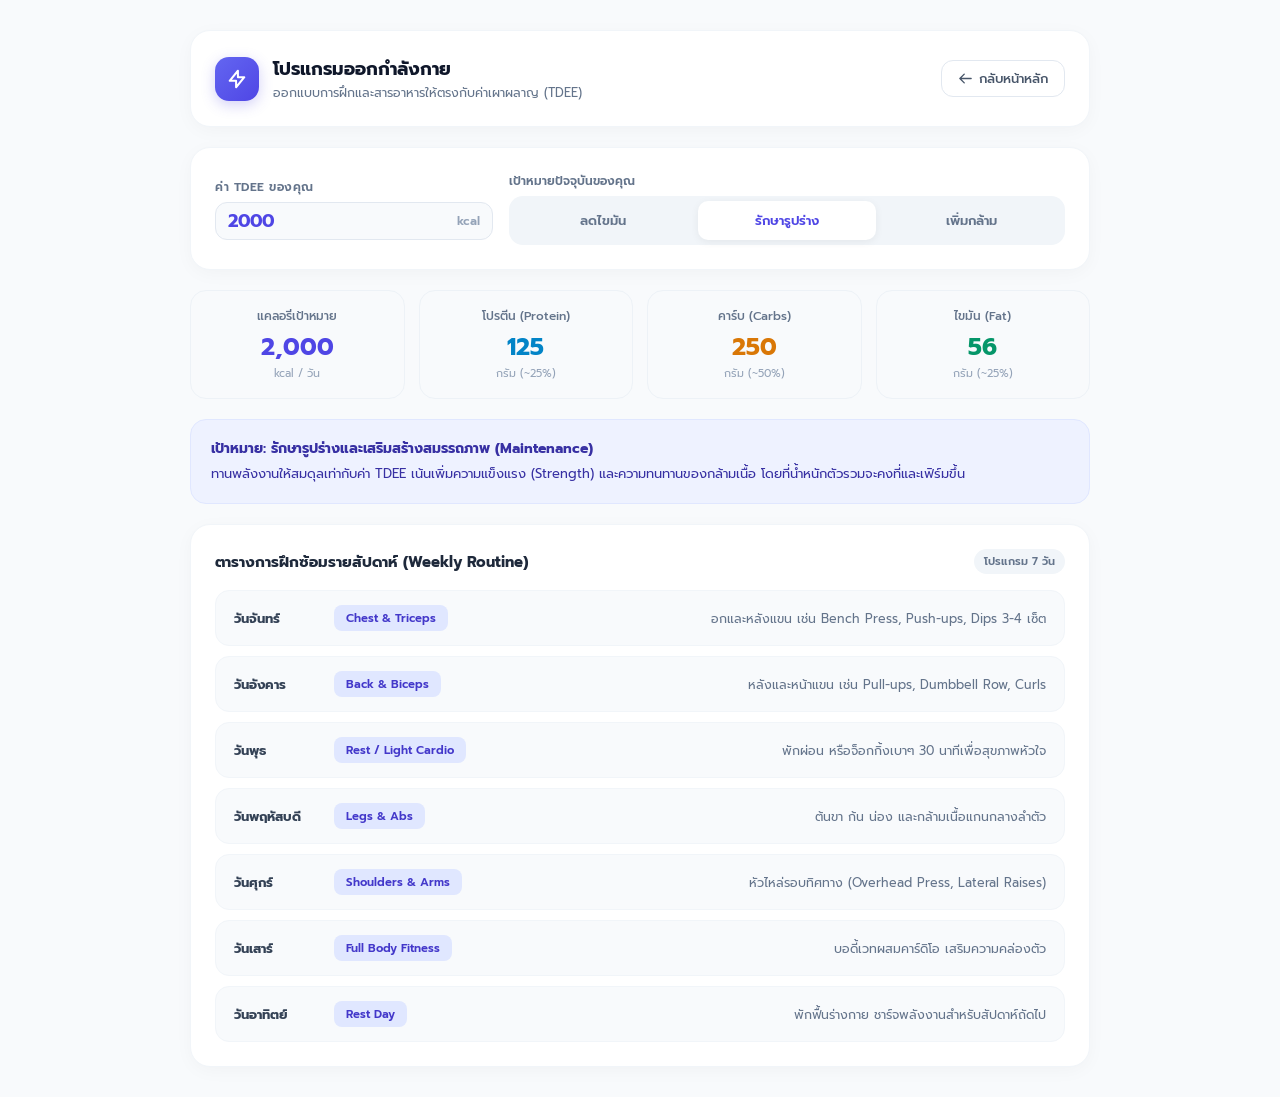
<file: exercise.html>
<!DOCTYPE html>
<html lang="th">
<head>
  <meta charset="UTF-8">
  <meta name="viewport" content="width=device-width, initial-scale=1.0">
  <title>โปรแกรมออกกำลังกายตามค่า TDEE</title>
  <!-- Google Fonts Prompt -->
  <link rel="preconnect" href="https://fonts.googleapis.com">
  <link rel="preconnect" href="https://fonts.gstatic.com" crossorigin>
  <link href="https://fonts.googleapis.com/css2?family=Prompt:wght@300;400;500;600;700&display=swap" rel="stylesheet">
  
  <style>
    * {
      box-sizing: border-box;
      font-family: 'Prompt', -apple-system, BlinkMacSystemFont, sans-serif;
      margin: 0;
      padding: 0;
    }

    body {
      background-color: #f8fafc;
      color: #1e293b;
      min-height: 100vh;
      display: flex;
      justify-content: center;
      padding: 30px 16px;
    }

    .container {
      width: 100%;
      max-width: 900px;
      display: flex;
      flex-direction: column;
      gap: 20px;
    }

    .card {
      background: #ffffff;
      border: 1px solid #f1f5f9;
      border-radius: 20px;
      padding: 24px;
      box-shadow: 0 4px 20px -2px rgba(0, 0, 0, 0.04);
    }

    .header-box {
      display: flex;
      align-items: center;
      justify-content: space-between;
      gap: 16px;
      flex-wrap: wrap;
    }

    .header-title-wrap {
      display: flex;
      align-items: center;
      gap: 14px;
    }

    .brand-icon {
      width: 44px;
      height: 44px;
      border-radius: 14px;
      background: linear-gradient(135deg, #6366f1, #4f46e5);
      display: flex;
      align-items: center;
      justify-content: center;
      color: #ffffff;
      box-shadow: 0 4px 14px rgba(79, 70, 229, 0.25);
    }

    .btn-back {
      padding: 8px 16px;
      background: #ffffff;
      border: 1px solid #e2e8f0;
      border-radius: 12px;
      color: #475569;
      font-size: 13px;
      font-weight: 500;
      cursor: pointer;
      text-decoration: none;
      display: inline-flex;
      align-items: center;
      gap: 6px;
      transition: all 0.15s ease;
    }

    .btn-back:hover {
      background: #f1f5f9;
      color: #1e293b;
    }

    .control-grid {
      display: grid;
      grid-template-columns: 1fr 2fr;
      gap: 16px;
      align-items: center;
    }

    @media (max-width: 640px) {
      .control-grid {
        grid-template-columns: 1fr;
      }
    }

    .tdee-input-group label {
      display: block;
      font-size: 12px;
      font-weight: 600;
      color: #64748b;
      margin-bottom: 6px;
      text-transform: uppercase;
      letter-spacing: 0.5px;
    }

    .tdee-input-wrapper {
      display: flex;
      align-items: center;
      background: #f8fafc;
      border: 1.5px solid #e2e8f0;
      border-radius: 12px;
      padding: 4px 12px;
    }

    .tdee-input-wrapper input {
      width: 100%;
      border: none;
      background: transparent;
      font-size: 18px;
      font-weight: 700;
      color: #4f46e5;
      outline: none;
    }

    .goal-tabs {
      display: grid;
      grid-template-columns: repeat(3, 1fr);
      background: #f1f5f9;
      padding: 5px;
      border-radius: 14px;
      gap: 6px;
    }

    .goal-btn {
      border: none;
      background: transparent;
      padding: 10px 8px;
      border-radius: 10px;
      font-size: 13px;
      font-weight: 600;
      color: #64748b;
      cursor: pointer;
      transition: all 0.2s ease;
      text-align: center;
    }

    .goal-btn.active {
      background: #ffffff;
      color: #4f46e5;
      box-shadow: 0 2px 8px rgba(0, 0, 0, 0.06);
    }

    /* เปลี่ยนจาก 3 เป็น 4 คอลัมน์เพื่อรองรับ ไขมัน (Fat) */
    .metrics-grid {
      display: grid;
      grid-template-columns: repeat(4, 1fr);
      gap: 14px;
    }

    @media (max-width: 640px) {
      .metrics-grid {
        grid-template-columns: repeat(2, 1fr);
      }
    }

    .metric-card {
      background: #f8fafc;
      border: 1px solid #edf2f7;
      border-radius: 16px;
      padding: 16px;
      text-align: center;
      transition: transform 0.15s ease;
    }

    .metric-title {
      font-size: 12px;
      color: #64748b;
      margin-bottom: 4px;
      font-weight: 500;
    }

    .metric-value {
      font-size: 24px;
      font-weight: 700;
      color: #1e293b;
    }

    .metric-unit {
      font-size: 11px;
      color: #94a3b8;
    }

    .strategy-card {
      padding: 18px 20px;
      border-radius: 16px;
      font-size: 13px;
      line-height: 1.6;
      border: 1px solid transparent;
    }

    .strategy-cut { background: #fff1f2; border-color: #ffe4e6; color: #9f1239; }
    .strategy-maintain { background: #eef2ff; border-color: #e0e7ff; color: #3730a3; }
    .strategy-bulk { background: #f0fdf4; border-color: #dcfce7; color: #166534; }

    .workout-schedule {
      display: flex;
      flex-direction: column;
      gap: 10px;
    }

    .schedule-row {
      display: flex;
      align-items: center;
      justify-content: space-between;
      padding: 14px 18px;
      border-radius: 14px;
      background: #f8fafc;
      border: 1px solid #f1f5f9;
      font-size: 13px;
      transition: all 0.15s ease;
    }

    .schedule-row:hover {
      background: #ffffff;
      border-color: #e2e8f0;
      transform: translateX(4px);
      box-shadow: 0 2px 10px rgba(0, 0, 0, 0.03);
    }

    .day-badge {
      font-weight: 700;
      color: #334155;
      width: 100px;
      flex-shrink: 0;
    }

    .type-pill {
      padding: 4px 12px;
      border-radius: 8px;
      font-weight: 600;
      font-size: 11.5px;
      flex-shrink: 0;
    }

    .type-cut { background: #ffe4e6; color: #e11d48; }
    .type-maintain { background: #e0e7ff; color: #4338ca; }
    .type-bulk { background: #dcfce7; color: #16a34a; }

    .schedule-desc {
      color: #64748b;
      font-size: 12.5px;
      text-align: right;
      flex: 1;
      margin-left: 16px;
    }

    @media (max-width: 640px) {
      .schedule-row {
        flex-direction: column;
        align-items: flex-start;
        gap: 8px;
      }
      .schedule-desc {
        text-align: left;
        margin-left: 0;
      }
    }
  </style>
</head>
<body>

  <div class="container">
    
    <div class="card header-box">
      <div class="header-title-wrap">
        <div class="brand-icon">
          <svg width="22" height="22" fill="none" stroke="currentColor" stroke-width="2.2" viewBox="0 0 24 24">
            <path stroke-linecap="round" stroke-linejoin="round" d="M13 10V3L4 14h7v7l9-11h-7z"></path>
          </svg>
        </div>
        <div>
          <h1 style="font-size: 18px; font-weight: 700; color: #0f172a;">โปรแกรมออกกำลังกาย</h1>
          <p style="font-size: 12.5px; color: #64748b;">ออกแบบการฝึกและสารอาหารให้ตรงกับค่าเผาผลาญ (TDEE)</p>
        </div>
      </div>
      <!-- ชี้กลับไปแดชบอร์ด -->
      <a href="dashboard.html" class="btn-back">
        <svg width="15" height="15" fill="none" stroke="currentColor" stroke-width="2.2" viewBox="0 0 24 24">
          <path stroke-linecap="round" stroke-linejoin="round" d="M10 19l-7-7m0 0l7-7m-7 7h18"></path>
        </svg>
        <span>กลับหน้าหลัก</span>
      </a>
    </div>

    <div class="card">
      <div class="control-grid">
        <div class="tdee-input-group">
          <label>ค่า TDEE ของคุณ</label>
          <div class="tdee-input-wrapper">
            <input type="number" id="tdeeInput" value="2000" min="1000" max="5000" step="50" oninput="updateAll()">
            <span style="font-size: 12px; font-weight: 600; color: #94a3b8;">kcal</span>
          </div>
        </div>

        <div>
          <label style="display:block; font-size: 12px; font-weight: 600; color: #64748b; margin-bottom: 6px; text-transform: uppercase;">
            เป้าหมายปัจจุบันของคุณ
          </label>
          <div class="goal-tabs">
            <button type="button" class="goal-btn" id="btn-cut" onclick="setGoal('cut', this)">ลดไขมัน</button>
            <button type="button" class="goal-btn active" id="btn-maintain" onclick="setGoal('maintain', this)">รักษารูปร่าง</button>
            <button type="button" class="goal-btn" id="btn-bulk" onclick="setGoal('bulk', this)">เพิ่มกล้าม</button>
          </div>
        </div>
      </div>
    </div>

    <!-- แผงคำนวณแคลอรี่เป้าหมาย & สารอาหารครบ 3 หมู่ -->
    <div class="metrics-grid">
      <div class="metric-card">
        <div class="metric-title">แคลอรี่เป้าหมาย</div>
        <div class="metric-value" id="targetCalDisplay" style="color: #4f46e5;">2,000</div>
        <div class="metric-unit">kcal / วัน</div>
      </div>
      <div class="metric-card">
        <div class="metric-title">โปรตีน (Protein)</div>
        <div class="metric-value" id="proteinDisplay" style="color: #0284c7;">125</div>
        <div class="metric-unit">กรัม (~25%)</div>
      </div>
      <div class="metric-card">
        <div class="metric-title">คาร์บ (Carbs)</div>
        <div class="metric-value" id="carbsDisplay" style="color: #d97706;">250</div>
        <div class="metric-unit">กรัม (~50%)</div>
      </div>
      <div class="metric-card">
        <div class="metric-title">ไขมัน (Fat)</div>
        <div class="metric-value" id="fatDisplay" style="color: #059669;">55</div>
        <div class="metric-unit">กรัม (~25%)</div>
      </div>
    </div>

    <div id="strategyBox" class="strategy-card strategy-maintain">
      <!-- ข้อความคำแนะนำจะเปลี่ยนตามเป้าหมาย -->
    </div>

    <div class="card">
      <div style="display: flex; justify-content: space-between; align-items: center; margin-bottom: 16px;">
        <h2 style="font-size: 15px; font-weight: 700; color: #1e293b;">
          ตารางการฝึกซ้อมรายสัปดาห์ (Weekly Routine)
        </h2>
        <span style="font-size: 11px; font-weight: 600; color: #64748b; background: #f1f5f9; padding: 4px 10px; border-radius: 9999px;">
          โปรแกรม 7 วัน
        </span>
      </div>

      <div class="workout-schedule" id="scheduleContainer">
        <!-- รายการตารางออกกำลังกายจะถูกสร้างจาก JavaScript -->
      </div>
    </div>

  </div>

  <script>
    const workoutDatabase = {
      cut: {
        calOffset: -450,
        strategyClass: "strategy-card strategy-cut",
        typeClass: "type-pill type-cut",
        title: "เป้าหมาย: ลดไขมันและกระชับสัดส่วน (Calorie Deficit)",
        desc: "ทานพลังงานน้อยกว่าค่า TDEE ประมาณ 400-500 kcal เน้นการฝึกเวทเทรนนิ่งเพื่อปกป้องมวลกล้ามเนื้อไม่ให้สลาย ผสมผสานกับการทำคาร์ดิโอเพื่อดึงไขมันมาใช้",
        schedule: [
          { day: "วันจันทร์", type: "Upper Body + Cardio", note: "เวทช่วงบน (อก/หลัง) 4 ท่า + เดินชัน/ปั่นจักรยาน 20 นาที" },
          { day: "วันอังคาร", type: "Lower Body + Core", note: "Squats, Lunges, Deadlift + บริหารหน้าท้อง Plank 3 เซ็ต" },
          { day: "วันพุธ", type: "Cardio Zone 2", note: "วิ่งเหยาะๆ หรือเดินเร็วต่อเนื่อง 40 นาที" },
          { day: "วันพฤหัสบดี", type: "Upper Body Hypertrophy", note: "เน้นไหล่และแขน พักระหว่างเซ็ต 45-60 วินาที" },
          { day: "วันศุกร์", type: "Full Body Circuit", note: "เวททั่วร่างแบบต่อเนื่อง กระตุ้นอัตราการเผาผลาญไขมัน" },
          { day: "วันเสาร์", type: "Active Recovery", note: "เดินผ่อนคลาย 7,000-10,000 ก้าว หรือยืดเหยียดโยคะ" },
          { day: "วันอาทิตย์", type: "Rest Day", note: "พักผ่อนเต็มที่ นอนหลับ 7-8 ชั่วโมงเพื่อการฟื้นฟู" }
        ]
      },
      maintain: {
        calOffset: 0,
        strategyClass: "strategy-card strategy-maintain",
        typeClass: "type-pill type-maintain",
        title: "เป้าหมาย: รักษารูปร่างและเสริมสร้างสมรรถภาพ (Maintenance)",
        desc: "ทานพลังงานให้สมดุลเท่ากับค่า TDEE เน้นเพิ่มความแข็งแรง (Strength) และความทนทานของกล้ามเนื้อ โดยที่น้ำหนักตัวรวมจะคงที่และเฟิร์มขึ้น",
        schedule: [
          { day: "วันจันทร์", type: "Chest & Triceps", note: "อกและหลังแขน เช่น Bench Press, Push-ups, Dips 3-4 เซ็ต" },
          { day: "วันอังคาร", type: "Back & Biceps", note: "หลังและหน้าแขน เช่น Pull-ups, Dumbbell Row, Curls" },
          { day: "วันพุธ", type: "Rest / Light Cardio", note: "พักผ่อน หรือจ็อกกิ้งเบาๆ 30 นาทีเพื่อสุขภาพหัวใจ" },
          { day: "วันพฤหัสบดี", type: "Legs & Abs", note: "ต้นขา ก้น น่อง และกล้ามเนื้อแกนกลางลำตัว" },
          { day: "วันศุกร์", type: "Shoulders & Arms", note: "หัวไหล่รอบทิศทาง (Overhead Press, Lateral Raises)" },
          { day: "วันเสาร์", type: "Full Body Fitness", note: "บอดี้เวทผสมคาร์ดิโอ เสริมความคล่องตัว" },
          { day: "วันอาทิตย์", type: "Rest Day", note: "พักฟื้นร่างกาย ชาร์จพลังงานสำหรับสัปดาห์ถัดไป" }
        ]
      },
      bulk: {
        calOffset: 350,
        strategyClass: "strategy-card strategy-bulk",
        typeClass: "type-pill type-bulk",
        title: "เป้าหมาย: เพิ่มขนาดกล้ามเนื้อและน้ำหนักตัว (Calorie Surplus)",
        desc: "ทานพลังงานส่วนเกินจากค่า TDEE 300-400 kcal เพื่อเป็นวัตถุดิบในการสร้างกล้ามเนื้อใหม่ เน้นฝึกเวทหนัก 6-10 ครั้ง/เซ็ต และเพิ่มน้ำหนักยกอย่างต่อเนื่อง",
        schedule: [
          { day: "วันจันทร์", type: "Push Day (อก/ไหล่/หลังแขน)", note: "เน้นท่าฝึกหลัก Dumbbell Press, Incline Press, Shoulder Press" },
          { day: "วันอังคาร", type: "Pull Day (หลัง/หน้าแขน)", note: "เน้นความกว้างและความหนาของแผ่นหลัง Lat Pulldown, Row" },
          { day: "วันพุธ", type: "Leg Day (เน้นขาหนัก)", note: "Squats หนักปานกลาง-สูง, Leg Press, Romanian Deadlift" },
          { day: "วันพฤหัสบดี", type: "Rest & Nutrition", note: "งดเวท เน้นทานโปรตีนและคาร์บเชิงซ้อนให้ถึงเกณฑ์" },
          { day: "วันศุกร์", type: "Upper Body Focus", note: "เก็บมัดกล้ามเนื้อช่วงบน อกบนและปีกหลังเพื่อความหนา" },
          { day: "วันเสาร์", type: "Arms & Core Special", note: "เน้นแขนหน้า-หลังและกล้ามท้องแบบเจาะจง" },
          { day: "วันอาทิตย์", type: "Complete Rest", note: "พักผ่อนเต็มวัน ให้กล้ามเนื้อซ่อมแซมและเติบโตเต็มที่" }
        ]
      }
    };

    let currentGoal = 'maintain';

    window.addEventListener('DOMContentLoaded', () => {
      // 1. ดึง TDEE ของผู้ใช้งานจาก LocalStorage
      const savedTdeeStr = localStorage.getItem('calcTdee');
      if (savedTdeeStr) {
        // ลบลูกน้ำออกเผื่อมี (เช่น "2,500" -> 2500)
        const rawTdee = parseFloat(savedTdeeStr.replace(/,/g, ''));
        document.getElementById('tdeeInput').value = rawTdee;
      }

      // 2. ดึงเป้าหมายจากน้ำหนัก (วิเคราะห์ว่าผู้ใช้อยาก ลด/เพิ่ม/คงที่)
      const diffStr = localStorage.getItem('weightDiff');
      let targetBtn = document.getElementById('btn-maintain');
      
      if (diffStr) {
          const diff = parseFloat(diffStr);
          if (diff > 0) { // น้ำหนักปัจจุบัน > เป้าหมาย = ลดไขมัน
              currentGoal = 'cut';
              targetBtn = document.getElementById('btn-cut');
          } else if (diff < 0) { // น้ำหนักปัจจุบัน < เป้าหมาย = เพิ่มกล้าม
              currentGoal = 'bulk';
              targetBtn = document.getElementById('btn-bulk');
          }
      }

      // ตั้งค่าปุ่มเป้าหมายให้ตรงกับโปรไฟล์
      document.querySelectorAll('.goal-btn').forEach(btn => btn.classList.remove('active'));
      targetBtn.classList.add('active');

      updateAll();
    });

    function setGoal(goalKey, btnElement) {
      currentGoal = goalKey;
      document.querySelectorAll('.goal-btn').forEach(btn => btn.classList.remove('active'));
      btnElement.classList.add('active');
      updateAll();
    }

    function updateAll() {
      const baseTDEE = parseFloat(document.getElementById('tdeeInput').value) || 2000;
      const data = workoutDatabase[currentGoal];

      const targetCal = Math.max(1200, Math.round(baseTDEE + data.calOffset));

      // คำนวณสารอาหารหลัก (โปรตีน 25%, คาร์บ 50%, ไขมัน 25%)
      // โปรตีนและคาร์บ 1 กรัม = 4 kcal | ไขมัน 1 กรัม = 9 kcal
      const proteinGrams = Math.round((targetCal * 0.25) / 4);
      const carbsGrams = Math.round((targetCal * 0.50) / 4);
      const fatGrams = Math.round((targetCal * 0.25) / 9);

      document.getElementById('targetCalDisplay').textContent = targetCal.toLocaleString();
      document.getElementById('proteinDisplay').textContent = proteinGrams;
      document.getElementById('carbsDisplay').textContent = carbsGrams;
      document.getElementById('fatDisplay').textContent = fatGrams;

      const strategyBox = document.getElementById('strategyBox');
      strategyBox.className = data.strategyClass;
      strategyBox.innerHTML = `
        <div style="font-weight: 700; font-size: 14px; margin-bottom: 4px;">${data.title}</div>
        <div>${data.desc}</div>
      `;

      const scheduleContainer = document.getElementById('scheduleContainer');
      scheduleContainer.innerHTML = data.schedule.map(item => `
        <div class="schedule-row">
          <span class="day-badge">${item.day}</span>
          <span class="${data.typeClass}">${item.type}</span>
          <span class="schedule-desc">${item.note}</span>
        </div>
      `).join('');
    }
  </script>
</body>
</html>
</file>
